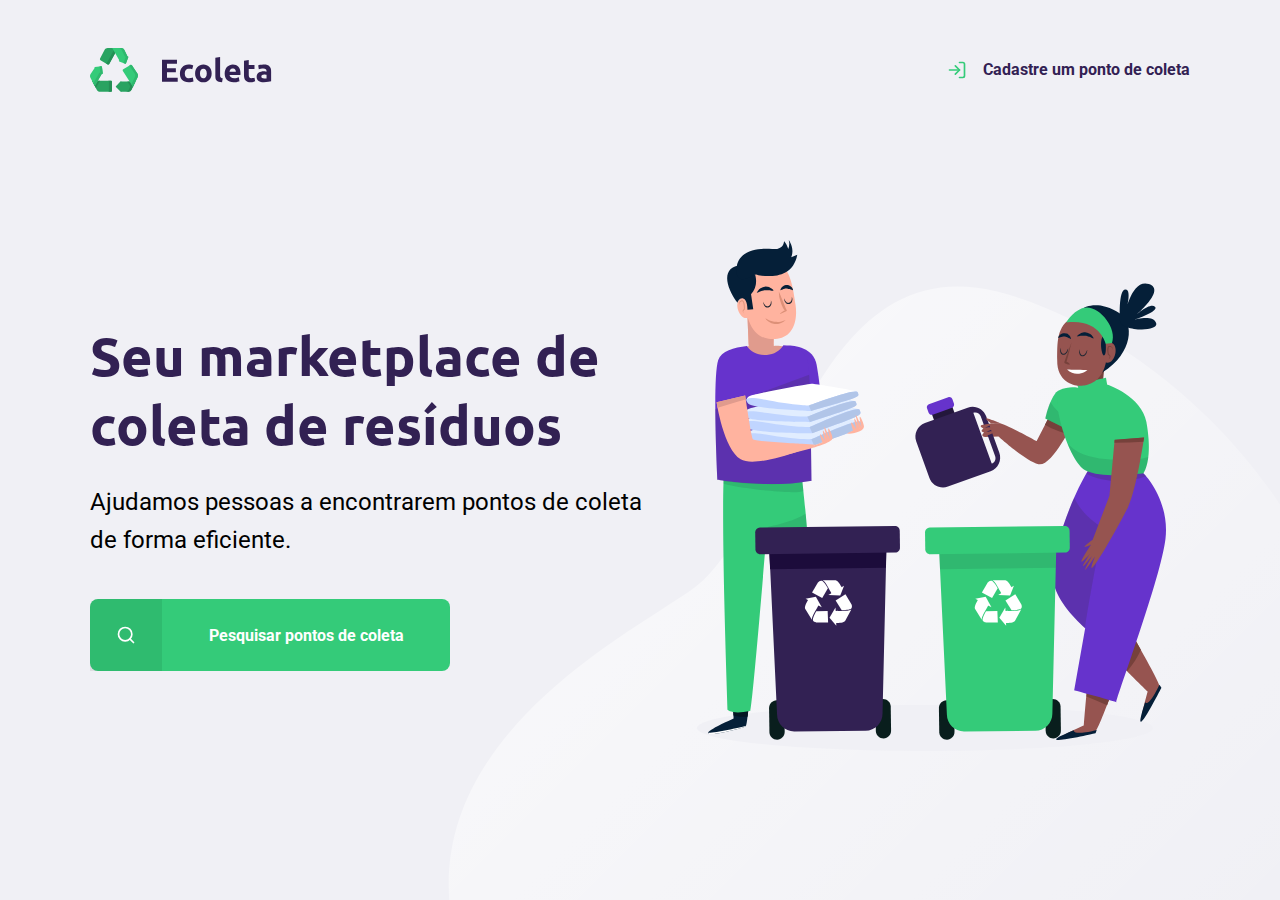
<file: index.html>
<!DOCTYPE html>
<html lang="pt-br">

<head>
    <meta charset="UTF-8">
    <meta name="viewport" content="width=device-width, initial-scale=1.0">
    <title>Ecoleta</title>


    <link href="https://fonts.googleapis.com/css2?family=Roboto&family=Ubuntu:wght@700display=swap" rel="stylesheet">

    <link rel="stylesheet" href="/styles/main.css">
    <link rel="stylesheet" href="/styles/home.css">
    <link rel="stylesheet" href="/styles/responsive.css">
</head>

<body>

    <div id="page-home">

        <div class="content">

            <header>

                <img src="/assets/logo.svg" alt="Ecoleta">
                <a href="/create-point.html"> <span></span> Cadastre um ponto de coleta</a>

            </header>

            <main>

                <h1 class="red">Seu marketplace de coleta de resíduos</h1>

                <p>Ajudamos pessoas a encontrarem pontos de coleta de forma eficiente.</p>

                <a href="#"><span></span><strong>Pesquisar pontos de coleta</strong> </a>

            </main>

        </div>

    </div>


</body>

</html>
</file>
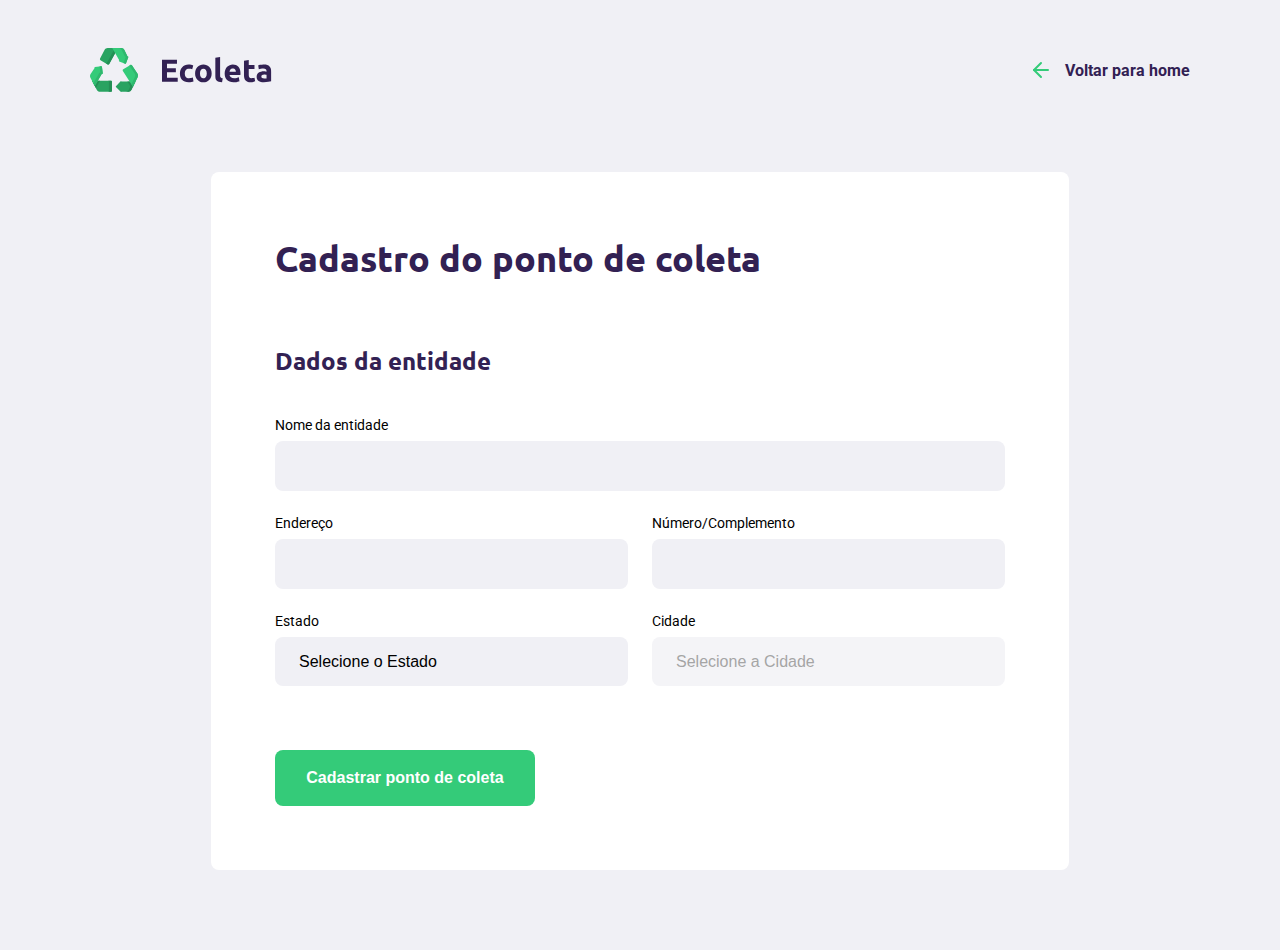
<file: create-point.html>
<!DOCTYPE html>
<html lang="pt-br">

<head>
    <meta charset="UTF-8">
    <meta name="viewport" content="width=device-width, initial-scale=1.0">
    <title>Criar um ponto de coleta</title>

    <link href="https://fonts.googleapis.com/css2?family=Roboto&family=Ubuntu:wght@700display=swap" rel="stylesheet">

    <link rel="stylesheet" href="/styles/main.css">
    <link rel="stylesheet" href="/styles/create-point.css">

    <link rel="stylesheet" href="/styles/responsive.css">
</head>

<body>

    <div id="page-create-point">

        <header>

            <img src="/assets/logo.svg" alt="Ecoleta">
            <a href="/index.html"> <span></span>Voltar para home</a>

        </header>

        <form action="">

            <h1>Cadastro do ponto de coleta</h1>

            <fieldset>
                <legend>
                    <h2>Dados da entidade</h2>
                </legend>

                <div class="field">
                    <label for="name">Nome da entidade</label>
                    <input type="text" name="name">
                </div>

                <div class="field-group">
                    <div class="field">
                        <label for="adress">Endereço</label>
                        <input type="text" name="adress">
                    </div>
                    <div class="field">
                        <label for="adress2">Número/Complemento</label>
                        <input type="text" name="adress2">
                    </div>
                </div>

                <div class="field-group">
                    <div class="field">
                        <label for="state">Estado</label>
                        <select name="uf">
                            <option value="">Selecione o Estado</option>
                            <!-- <option value="1">Selecione o Estado</option> -->

                        </select>
                    </div>
                    <div class="field">
                        <label for="city">Cidade</label>
                        <select name="city" disabled>
                            <option value="">Selecione a Cidade</option>
                        </select>
                    </div>
                </div>

            </fieldset>

            <!-- <fieldset>
                <legend>
                    <h2>Itens de coleta</h2>
                </legend>
            </fieldset> -->

            <button type="submit">Cadastrar ponto de coleta</button>

        </form>

    </div>

    <script src="/scripts/create-point.js"></script>


</body>

</html>
</file>
<file: styles/main.css>
:root {
    --title-color: #322153; 
    /* referencia de cor */
    --primary-color: #34cb79;
}

* {
    margin: 0;
    padding: 0;
}

html {
    font-family: Roboto, sans-serif;
}

body {
    background: #f0f0f5;
    -webkit-font-smoothing: antialiased;
}

a {
    text-decoration: none;
}

h1, h2, h3, h4, h5, h6 {
    font-family: 'Ubuntu', sans-serif;
    color: var(--title-color);

}
</file>
<file: styles/home.css>
#page-home {
    height: 100vh;
    background: url('../assets/home-background.svg') no-repeat;
    background-position: 35vw bottom;
}

#page-home .content {
    width: 90%;
    max-width: 1100px;
    height: 100%;

    margin: 0 auto;

    display: flex;
    flex-direction: column;
}

#page-home header {

    margin-top: 48px;

    display: flex;
    align-items: center;
    justify-content: space-between;
}

#page-home header a {
    display: flex;

    color: var(--title-color);
    font-weight: 700;

    text-decoration: none;
}

#page-home header a span {
    margin-right: 16px;
    display: flex;
    
    background-image: url('../assets/log-in.svg');

    width: 20px;
    height: 20px;
}

#page-home main {
    max-width: 560px;

    flex: 1;

    display: flex;
    flex-direction: column;
    justify-content: center;
}

#page-home main h1 {
    font-size: 54px;
}

#page-home main p {
    font-size: 24px;
    line-height: 38px;
    margin-top: 24px;
}

#page-home main a { 
    width: 100%;
    max-width: 360px;
    height: 72px;

    border-radius: 8px;

    display: flex;
    align-items: center;

    margin-top: 40px;
    
    background-color: var(--primary-color);

    transition: 400ms;

}

#page-home main a:hover {
    /* hover é a propriedade que vê que o mouse está em cima do botão */
    background-color: #2fb86e;
}

#page-home main a span {
    width: 72px;
    height: 72px;

    /* pequena borda lateral esquerda */
    border-top-left-radius: 8px; 

    background-color: rgba(0 , 0, 0, 0.08);

    display: flex;
    align-items: center;
    justify-content: center;
}

#page-home main a span::after{
    content: "";
    background-image: url(../assets/search.svg);

    width: 20px;
    height: 20px;
}

#page-home main a strong {
    flex: 1;
    color: white;
    text-align: center;
}
</file>
<file: styles/responsive.css>
/* Regras para responsividade */
@media (max-width: 900px) {
    #page-home {
        background-position-x: 70vw;
    }

    #page-home .content {
        align-items: center;
        text-align: center;
    }

    #page-home header a {
        position: absolute;
        bottom: 48px;

        left: 50%;
        transform: translateX(-50%);
    }

    #page-home main {
        align-items: center;
    }
}

@media (min-width: 1700px) {
    #page-home {
        background-position-x: 40vw;
    }
}

@media (max-height: 760px) {
    #page-home {
        background-position-y: 200px;
    }
}
</file>
<file: styles/create-point.css>
#page-create-point {
    width: 90%;
    max-width: 1100px;

    /* alinhamento de caixa (pelo lado de fora da caixa) */
    margin: 0 auto;
}

#page-create-point header {
    margin-top: 48px;
    
    display: flex;
    justify-content: space-between;
    align-items: center;
}

#page-create-point header a {
    color: var(--title-color);
    font-weight: bold;

    display: flex;
    align-items: center;
}

#page-create-point header a span {
    margin-right: 16px;
    background-image: url('../assets/arrow-left.svg');
    
    display: flex;

    width: 20px;
    height: 24px;
}

form {
    background-color: white;

    margin: 80px auto;

    /* Preenchimento  */
    padding: 64px; 

    border-radius: 8px;
    
    max-width: 730px;

    box-sizing: content-box;

}

form h1 {
    font-size: 36px;
}

form fieldset {
    margin-top: 64px;

    border: 0;
}

form legend {
    margin-bottom: 40px;
}

form legend h2 {
    font-size: 24px;
}

form .field {
    flex: 1;
    display: flex;
    flex-direction: column;

    margin-bottom: 24px;
}

form .field-group {
    display: flex;
}

form input, form select {
    background-color: #f0f0f5;

    border: 0;
    padding: 16px 24px;
    font-size: 16px;

    border-radius: 8px;

    /* outline: none; */
}

form select {
    -webkit-appearance: none;
    -moz-appearance: none;
    appearance: none;
}

form label {
    font-size: 14px;
    margin-bottom: 8px;
}

form .field-group .field + .field {
    margin-left: 24px;
}

form button {
   width: 260px;
   height: 56px;

   background-color: var(--primary-color);
   border-radius: 8px;

   color: white;
   font-weight: bold;
   font-size: 16px;

   border: 0;

   margin-top: 40px;

   transition-duration: background-color 400ms;
}

form button:hover{
    /* Quando passa o mouse em cima do botão */
    background-color: #2fb86e;
}
</file>
